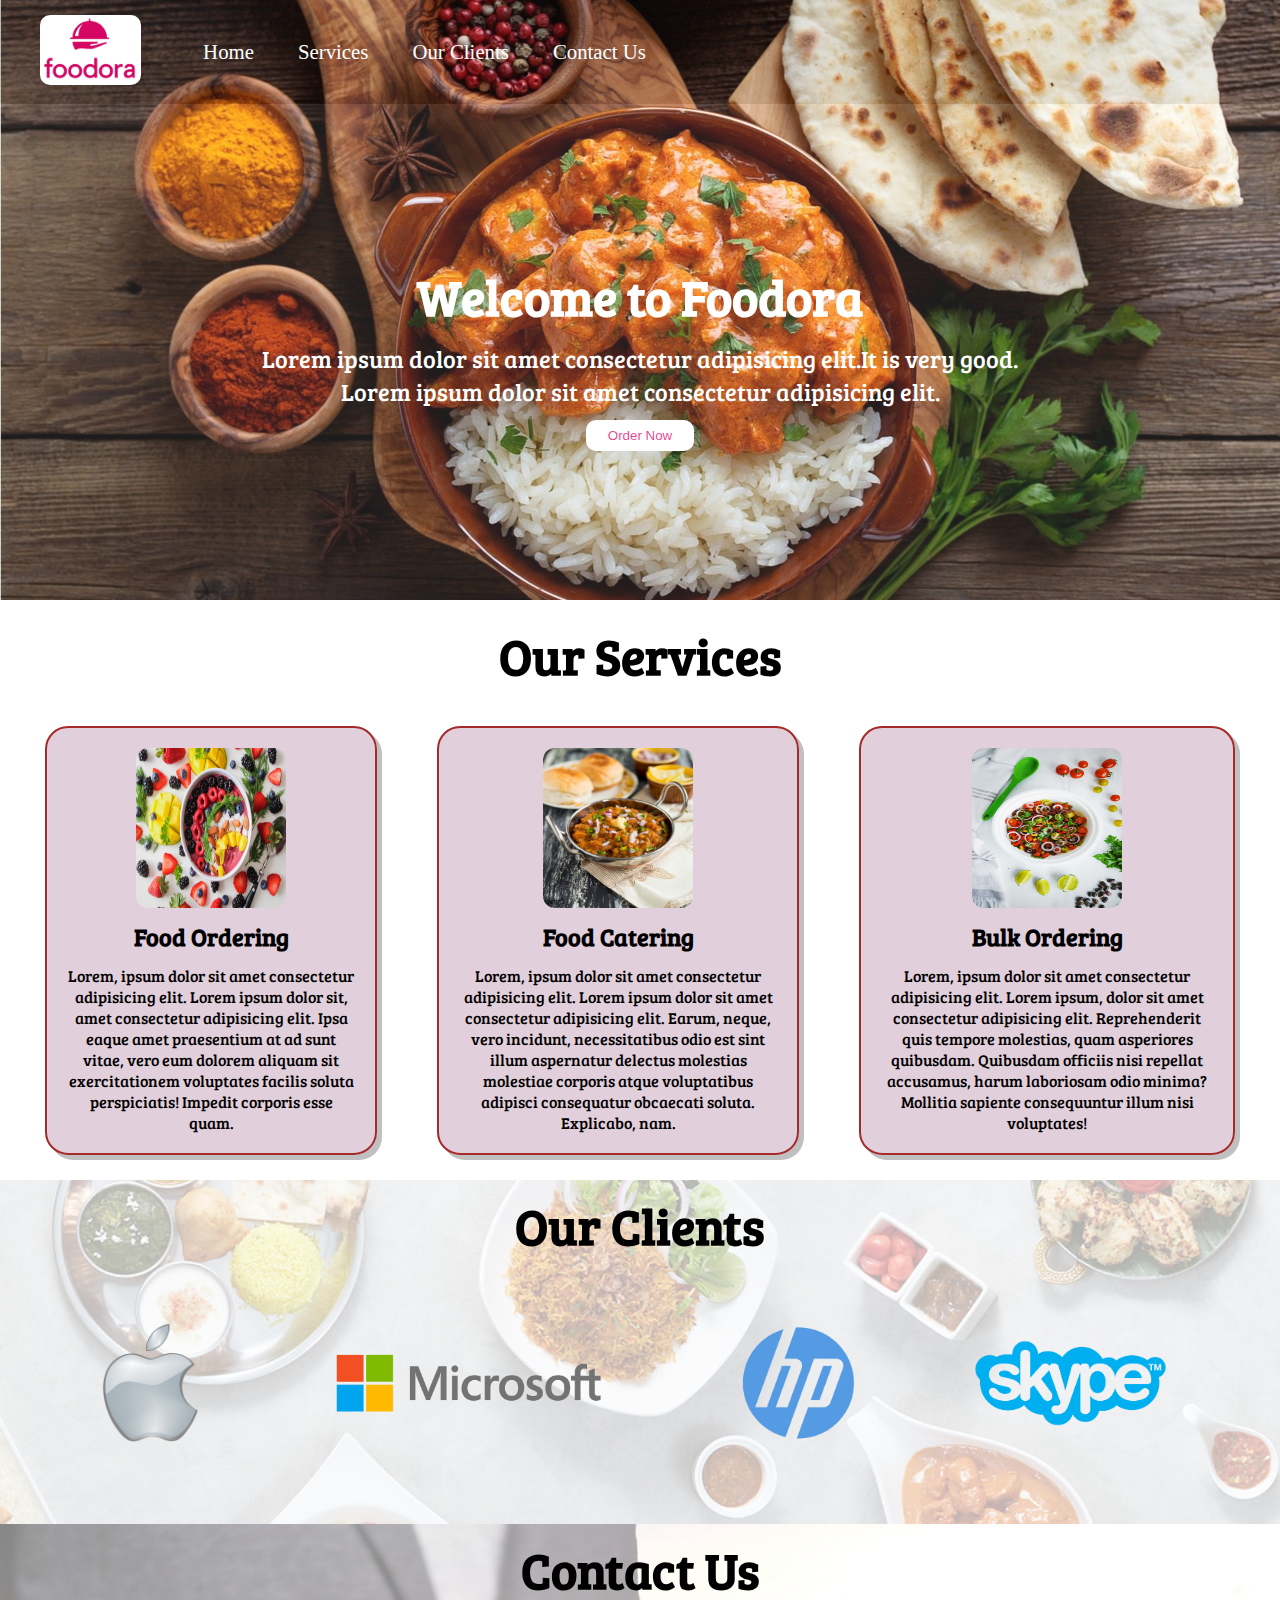
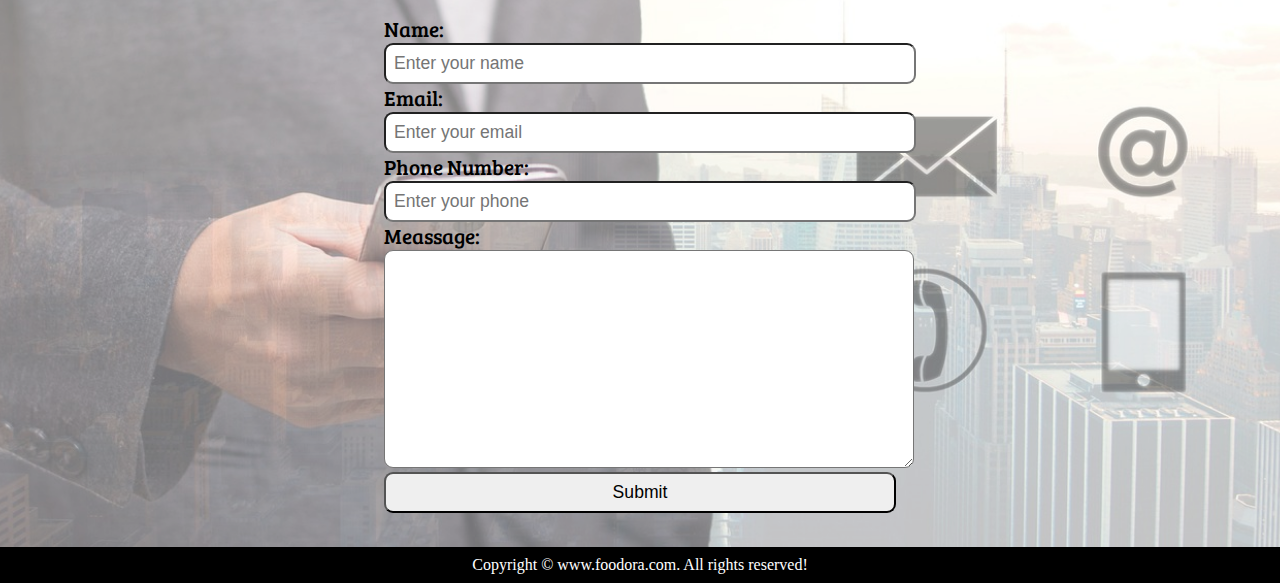
<file: fooddelivery/index.html>
<!DOCTYPE html>
<html lang="en">
<head>
    <meta charset="UTF-8">
    <meta name="viewport" content="width=device-width, initial-scale=1.0">
    <title>Best Online Food Delivery Service in India | Foodora.com</title>
    <link rel="stylesheet" href="css/style.css">
    <link rel="stylesheet" media="screen and (max-width:1180px)" href="css/phone.css">
    <link href="https://fonts.googleapis.com/css2?family=Bree+Serif&family=Josefin+Sans:wght@100&family=Kanit:wght@500&family=Ysabeau+Office:wght@1&display=swap" rel="stylesheet">

</head>
<body>
    <nav id="navbar">
        <div id="logo">
            <img src="logo.png" alt="Foodora.com">
        </div>
        <ul>
            <li class="item"><a href="#home">Home</a></li>
            <li class="item"><a href="#services-container">Services</a></li>
            <li class="item"><a href="#client-section">Our Clients</a></li>
            <li class="item"><a href="#contact">Contact Us</a></li>
        </ul>
    </nav>
    <section id="home">
        <h1 class="h-primary">Welcome to Foodora</h1>
        <p>Lorem ipsum dolor sit amet consectetur adipisicing elit.It is very good. </p>
        <p>Lorem ipsum dolor sit amet consectetur adipisicing elit.</p>
        <button class="btn">Order Now</button>
    </section>
    <section id="services-container">
        <h1 class="h-primary">Our Services</h1>
        <div id="services">
            <div class="box">
                <img src="img/back.jpg" alt="" >
                <h2 class="h-secondary">Food Ordering</h2>
                <p>Lorem, ipsum dolor sit amet consectetur adipisicing elit. Lorem ipsum dolor sit, amet consectetur adipisicing elit. Ipsa eaque amet praesentium at ad sunt vitae, vero eum dolorem aliquam sit exercitationem voluptates facilis soluta perspiciatis! Impedit corporis esse quam.</elit></p>
            </div>
            <div class="box">
                <img src="img/2.jpg" alt="" >
                <h2 class="h-secondary">Food Catering</h2>
                <p>Lorem, ipsum dolor sit amet consectetur adipisicing elit. Lorem ipsum dolor sit amet consectetur adipisicing elit. Earum, neque, vero incidunt, necessitatibus odio est sint illum aspernatur delectus molestias molestiae corporis atque voluptatibus adipisci consequatur obcaecati soluta. Explicabo, nam.</p>
            </div>
            <div class="box">
                <img src="img/back2.jpg" alt="" >
                <h2 class="h-secondary">Bulk Ordering</h2>
                <p>Lorem, ipsum dolor sit amet consectetur adipisicing elit. Lorem ipsum, dolor sit amet consectetur adipisicing elit. Reprehenderit quis tempore molestias, quam asperiores quibusdam. Quibusdam officiis nisi repellat accusamus, harum laboriosam odio minima? Mollitia sapiente consequuntur illum nisi voluptates!</p>
            </div>
        </div>
    </section>
    <section id="client-section">
        <h1 class="h-primary">Our Clients</h1>
        <div id="clients">
            <div class="client-item">
                <a href="https://www.apple.com/in"><img src="img/iphone.png" alt="Our Client"></a>
            </div>
            <div class="client-item">
                <a href="https://www.microsoft.com/in"><img src="img/logo2.png" alt="Our Client"></a>
            </div>
            <div class="client-item">
                <a href="https://www.hp.com/in"><img src="img/logo3.png" alt="Our Client"></a>
            </div>
            <div class="client-item">
                <a href="https://www.skype.com/in"><img src="img/logo4.png" alt="Our Client"></a>
            </div>
        </div>
    </section>
    <section id="contact">
        <h1 class="h-primary">Contact Us</h1>
        <div id="contact-box">
            <form action="">
                <div class="form-group">
                    <label for="name">Name:</label>
                    <input type="text" name="name" id="name" placeholder="Enter your name">
                </div>
                <div class="form-group">
                    <label for="email">Email:</label>
                    <input type="email" name="email" id="email" placeholder="Enter your email">
                </div>
                <div class="form-group">
                    <label for="phone">Phone Number:</label>
                    <input type="phone" name="phone" id="phone" placeholder="Enter your phone">
                </div>
                <div class="form-group">
                    <label for="message">Meassage:</label>
                    <textarea name="message" id="message" cols="30" rows="10"></textarea>
                </div>
                <div id="button">
                    <input type="submit">
                </div>
            </form>
        </div>
    </section>
    <footer>
        <div class="center" >
            Copyright &copy; www.foodora.com. All rights reserved!
        </div>
    </footer>
</body>
</html>
</file>
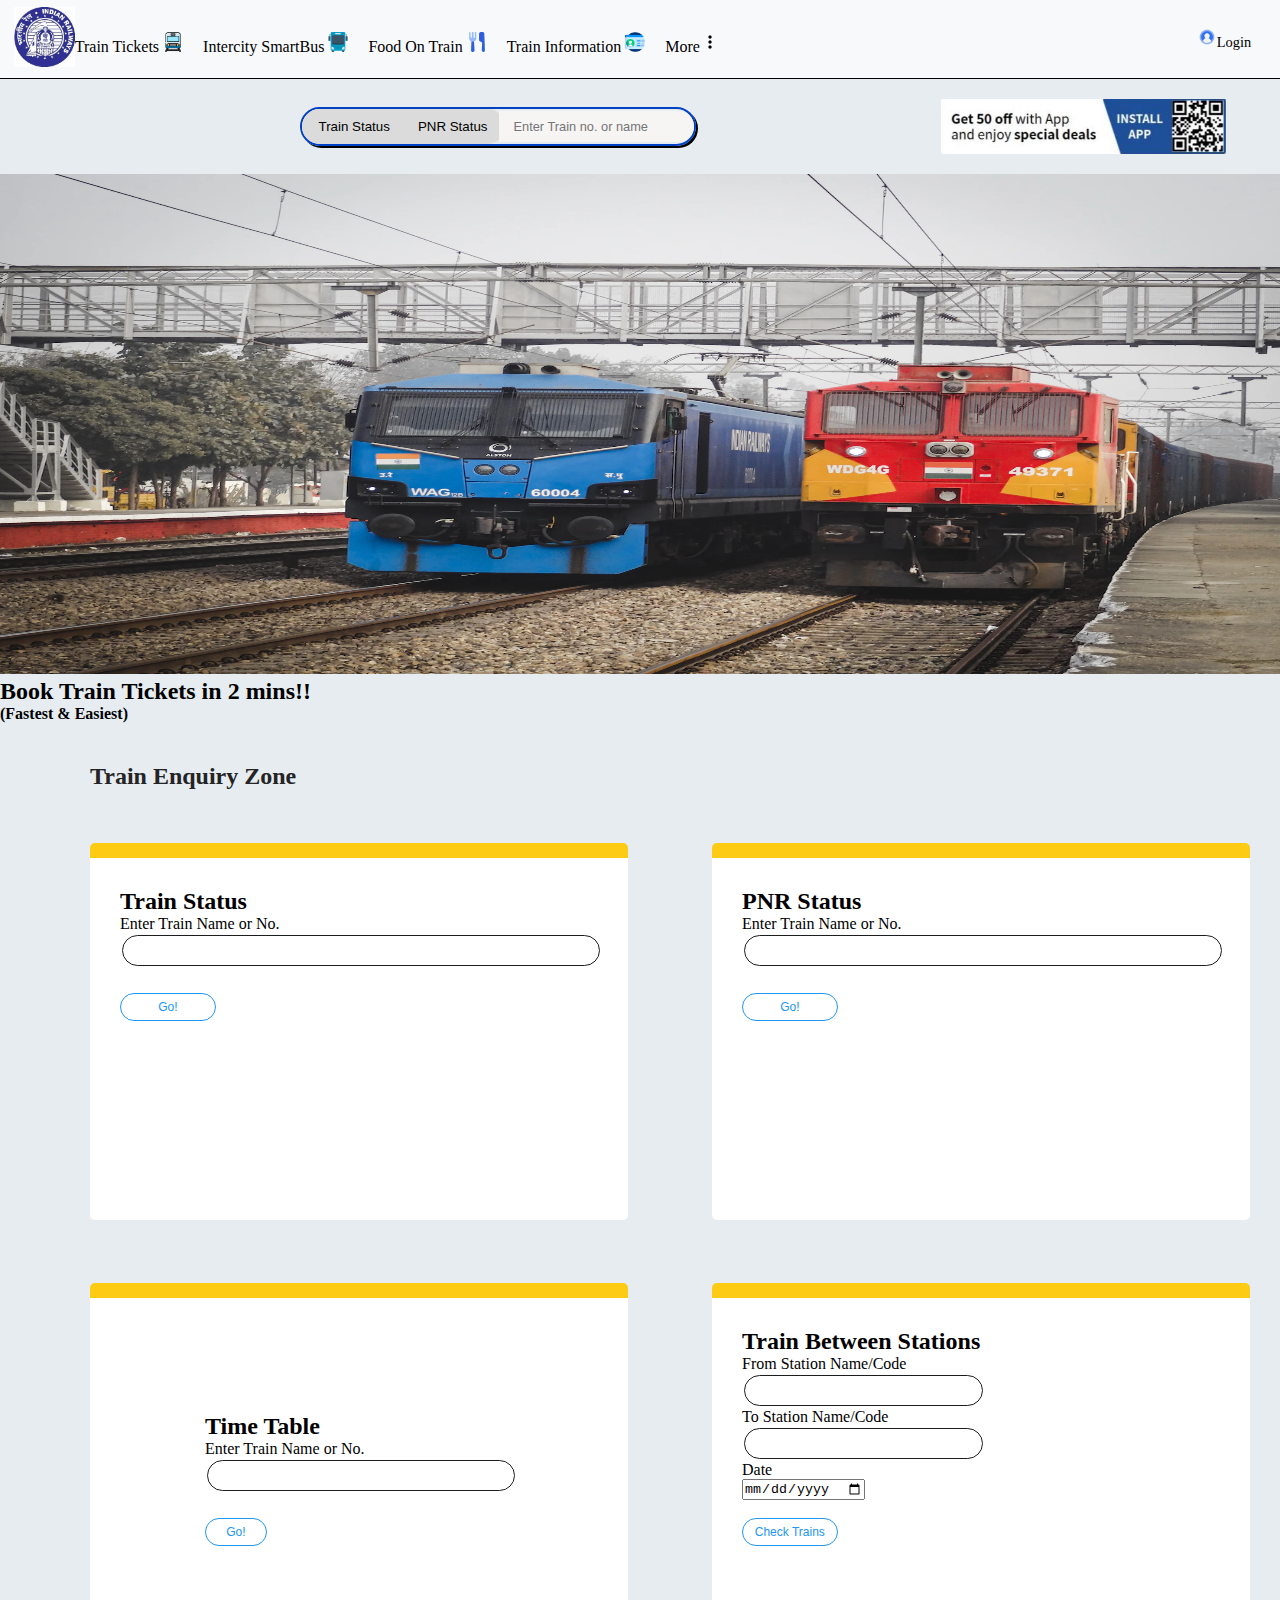
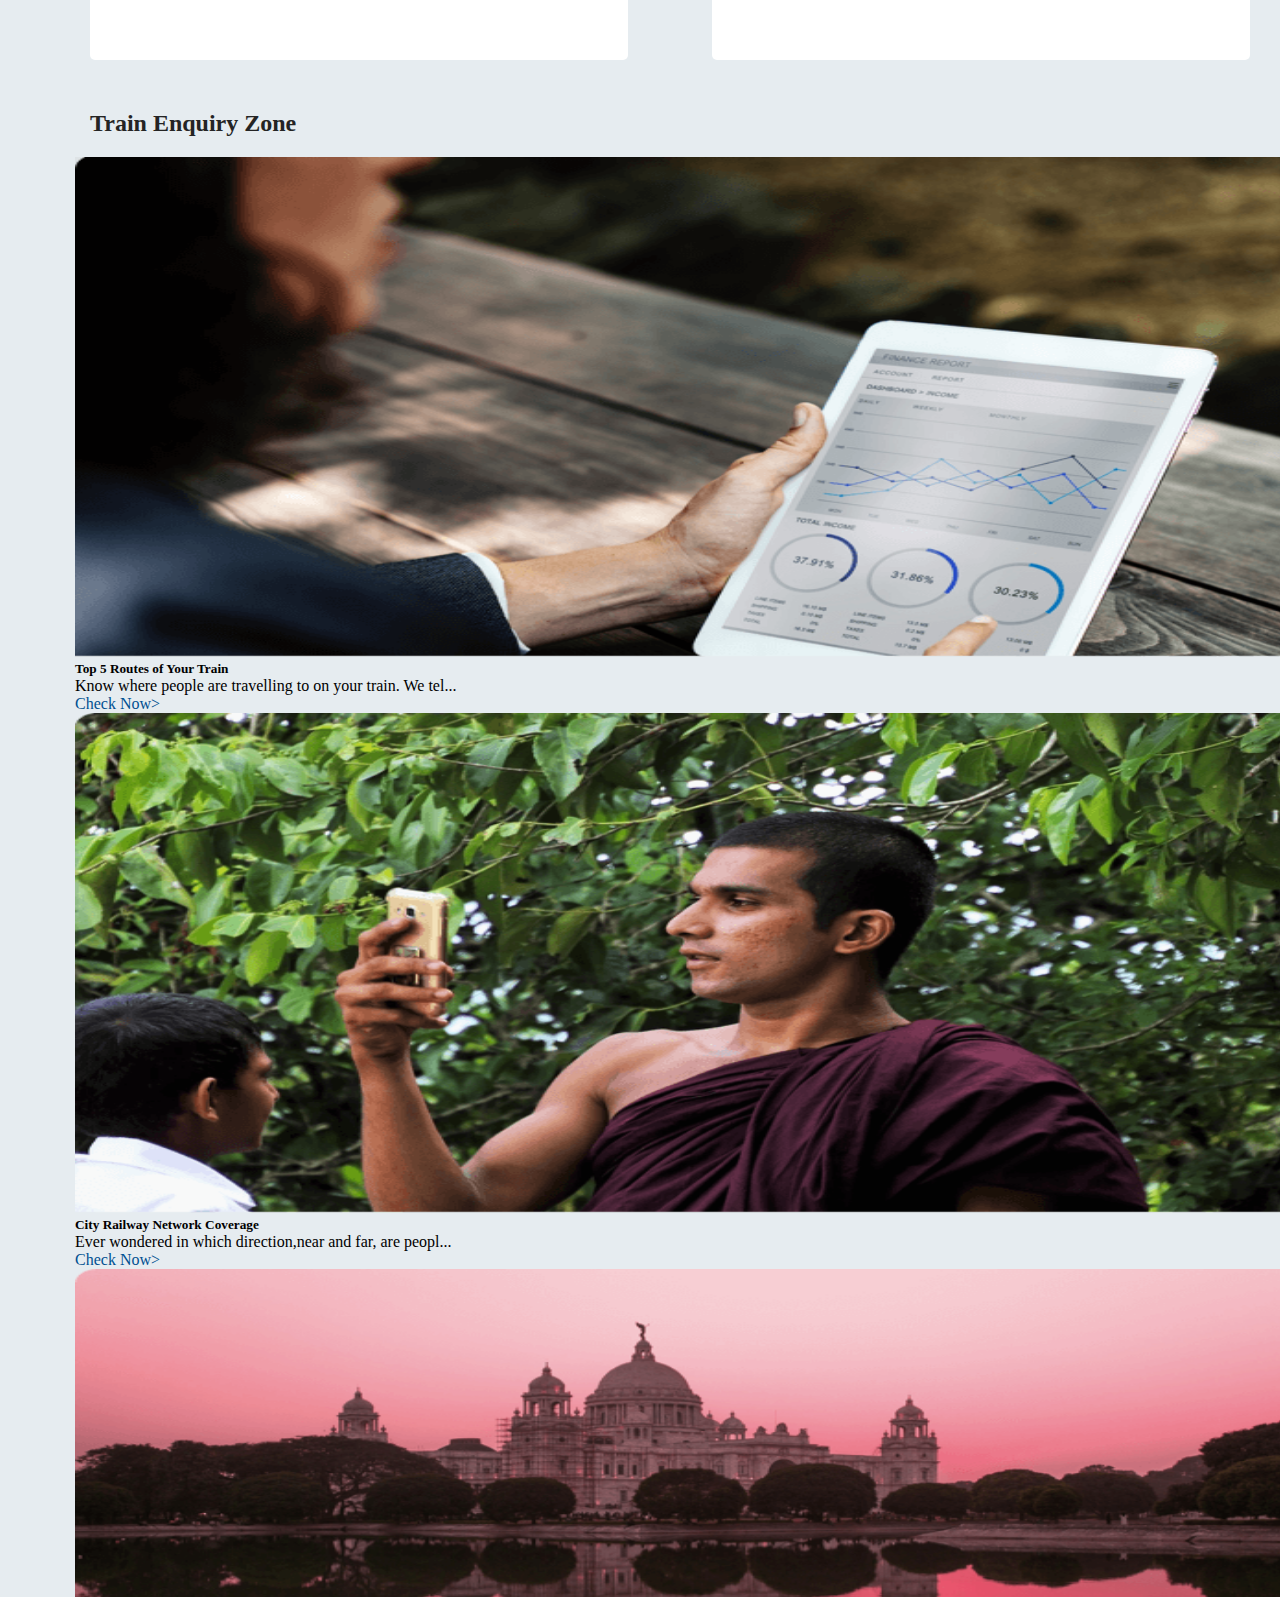
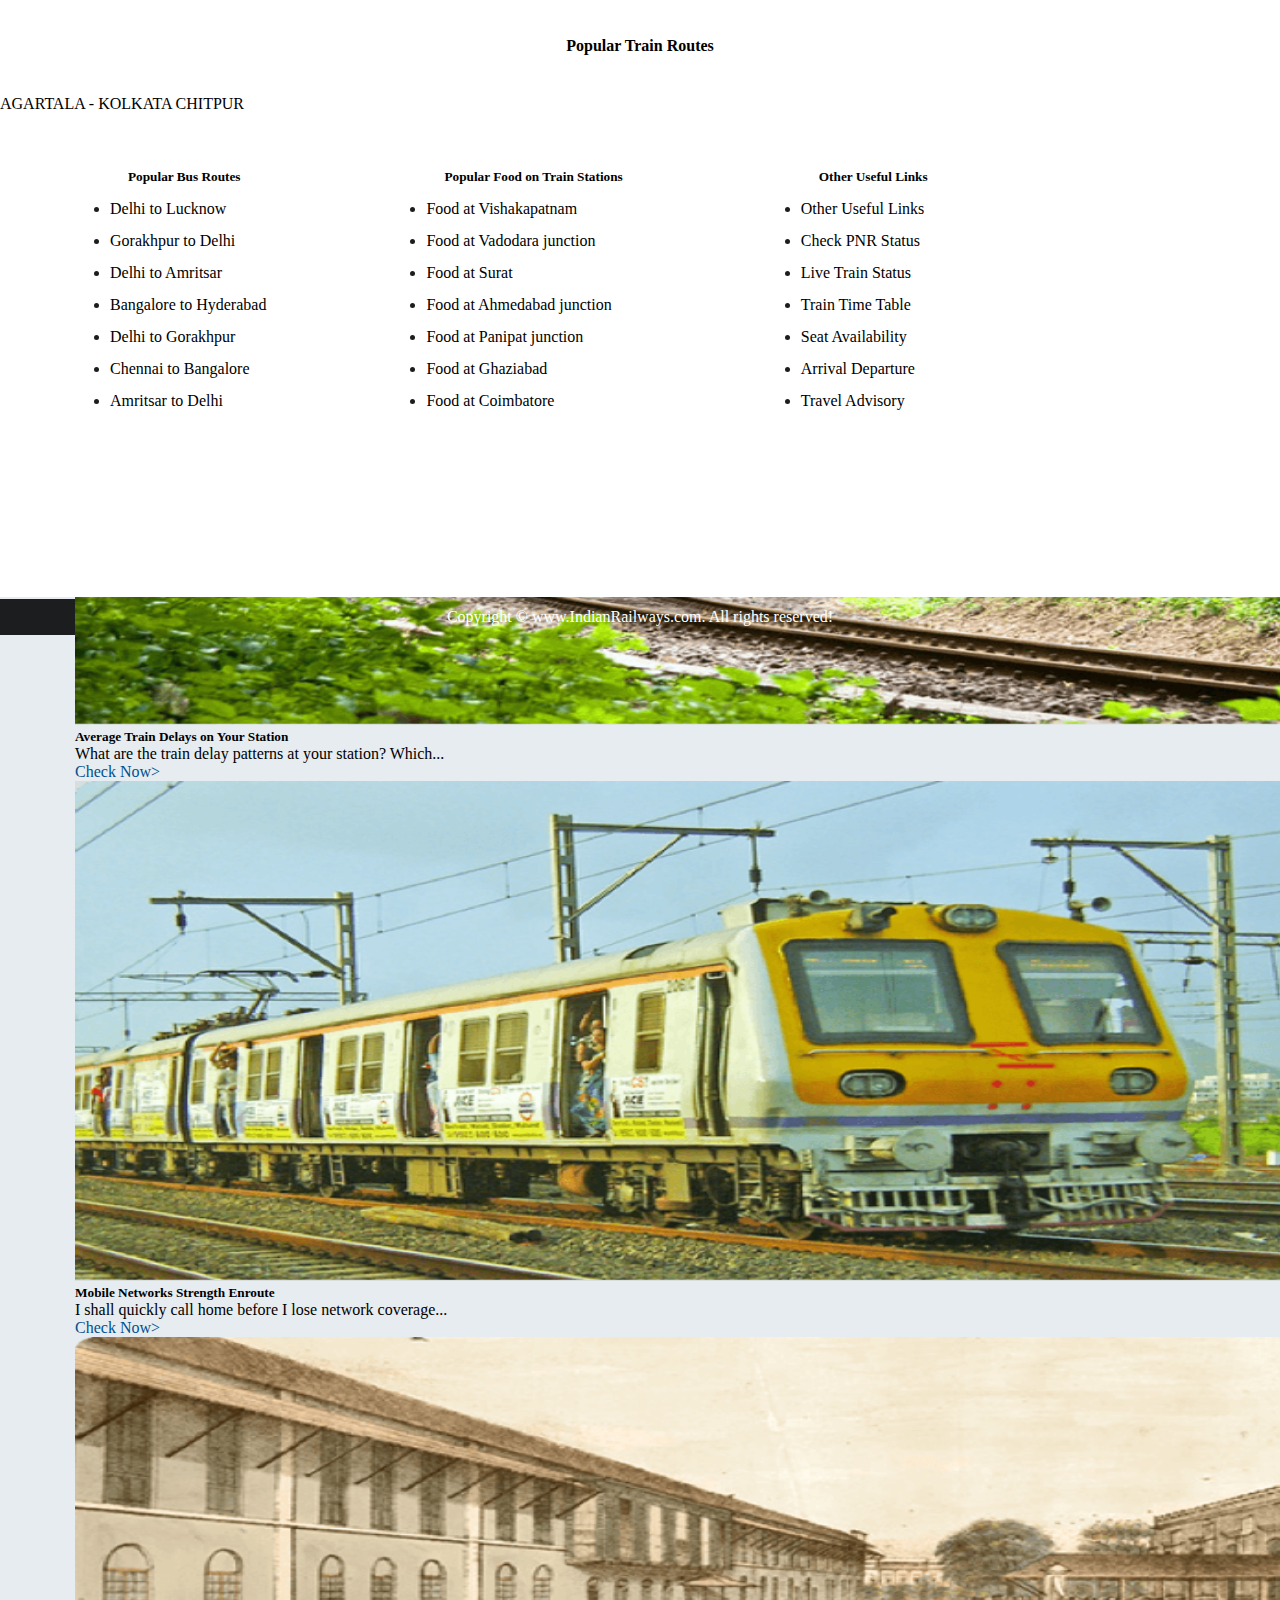
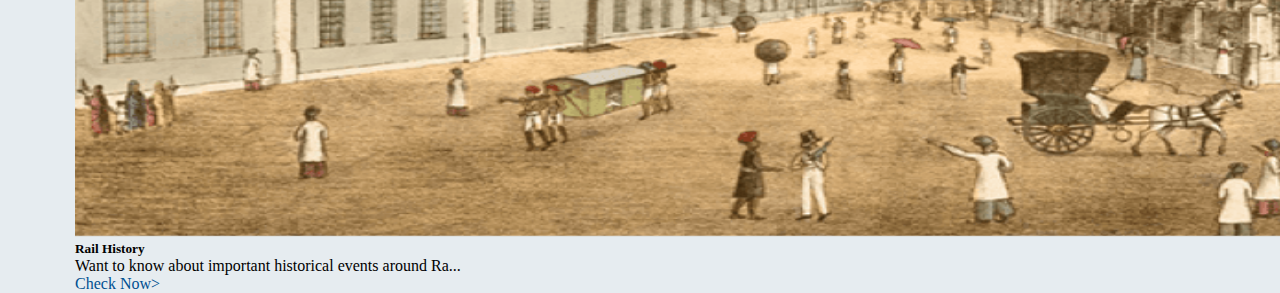
<file: Railwaysite/index.html>
<!DOCTYPE html>
<html lang="en">

<head>
  <meta charset="UTF-8">
  <meta name="viewport" content="width=device-width, initial-scale=1.0">
  <title>Indian Railways</title>
  <link href="https://cdn.jsdelivr.net/npm/bootstrap@5.3.0/dist/css/bootstrap.min.css" rel="stylesheet"
    integrity="sha384-9ndCyUaIbzAi2FUVXJi0CjmCapSmO7SnpJef0486qhLnuZ2cdeRhO02iuK6FUUVM" crossorigin="anonymous">
  <link rel="stylesheet" href="style.css">
</head>

<body>
  <nav id="navbar">
    <div id="logo">
      <img src="OIP (1).jpeg" alt="IndianRailways.com">
    </div>
    <ul>
      <li class="item"><a href="#">Train Tickets <img src="train.png" alt=""></a></li>&nbsp;&nbsp;&nbsp;
      <li class="item"><a href="#">Intercity SmartBus <img src="bus.png" alt=""></a></li>&nbsp;&nbsp;&nbsp;
      <li class="item"><a href="#">Food On Train <img src="restaurant.png" alt=""></a></li>&nbsp;&nbsp;&nbsp;
      <li class="item"><a href="#">Train Information <img src="user-data.png" alt=""></a></li>&nbsp;&nbsp;&nbsp;
      <li class="item"><a href="#">More<img src="more.png" alt=""></a></li>
    </ul>
    <div id="login">
      <a href="login.html"><img src="user-avatar.png" alt="">Login</a>
    </div>
  </nav>
  <section id="section-1">
    <div>
      <form>
        <div class="cont">
          <button id="train-status">Train Status</button>
          <button id="pnr-status">PNR Status</button>
          <!-- <label for="l1" id="train-status">Train Status</label> -->
          <!-- <label for="l2" id="pnr-status">PNR Status</label> -->
          <input type="search" class="search" placeholder="Enter Train no. or name">
        </div>
        <a href="#"> <img src="download.jpg" alt="" id="no-1"></a>
      </form>
    </div>
  </section>
  <section>
    <div class="card text-bg-dark">
      <img src="rail.webp" class="card-img" alt="..">
      <div class="card-img-overlay">
        <h2 class="card-title text-primary">Book Train Tickets in 2 mins!!</h2>
        <h4 class="card-text text-primary">(Fastest & Easiest)</h4>
      </div>
    </div>
  </section>


  <section class="section-2">
    <div class="head">
      <h2>Train Enquiry Zone</h2>
    </div>
    <div id="obj1">
      <form class="form">
        <h2>Train Status</h2>
        <span>
          <label for="search" id="la">Enter Train Name or No.</label>
          <input type="search" id="sea">
          <br>
          <input type="button" value="Go!" id="bgo"></span>
      </form>
      <form class="form">
        <h2>PNR Status</h2>
        <span>
          <label for="search" id="la">Enter Train Name or No.</label>
          <input type="search" id="sea">
          <br>
          <input type="button" value="Go!" id="bgo"></span>
      </form>
    </div>
    <div id="obj2">
      <form class="from-1" id="card-3">
        <h2>Time Table</h2>
        <span>
          <label for="search" id="la">Enter Train Name or No.</label>
          <input type="search" id="sea">
          <br>
          <input type="button" value="Go!" id="bgo"></span>
      </form>
      <form class="form-1" id="card-4">
        <h2>Train Between Stations</h2>
        <span>
          <div class="conti">
          <div>
            <label for="search" id="h-1">From Station Name/Code</label>
          </div>
          <div>
            <input type="search" id="sea-2">
          </div>
          <div>
            <label for="search" id="h-1"> To Station Name/Code</label>
          </div>
          <div>
            <input type="search" id="sea-2">
          </div>
        </div>
          <div>
            <label for="date" id="h-1">Date</label>
          </div>
          <div>
            <input type="date" id="'sea-2">
          </div>
          <br>
          <input type="button" value="Check Trains" id="bgo">
        </span>
      </form>
    </div>
  </section>
  <section class="section-3">
    <div class="head">
      <h2>Train Enquiry Zone</h2>
    </div>
    <div class="row row-cols-1 row-cols-md-3 g-4" id="ir">
      <div class="col">
        <div class="card h-100">
          <img src="img1.png" class="card-img-top" alt="...">
          <div class="card-body">
            <h5 class="card-title">Top 5 Routes of Your Train</h5>
            <p class="card-text">Know where people are travelling to on your train. We tel...</p>
            <div class="card text-end" style="align-items: end; text-decoration: none;">
              <a href="#" class="card-link">Check Now></a>
            </div>
          </div>
        </div>
      </div>
      <div class="col">
        <div class="card h-100">
          <img src="img2.png" class="card-img-top" alt="...">
          <div class="card-body">
            <h5 class="card-title">City Railway Network Coverage</h5>
            <p class="card-text">Ever wondered in which direction,near and far, are peopl...</p>
            <div class="card text-end" style="align-items: end; text-decoration: none;">
              <a href="#" class="card-link">Check Now></a>
            </div>
          </div>
        </div>
      </div>
      <div class="col">
        <div class="card h-100">
          <img src="img3.png" class="card-img-top" alt="...">
          <div class="card-body">
            <h5 class="card-title">Frequently Visited Cities</h5>
            <p class="card-text">Take a station and we will tell you where are people trav...</p>
            <div class="card text-end" style="align-items: end; text-decoration: none;">
              <a href="#" class="card-link">Check Now></a>
            </div>
          </div>
        </div>
      </div>
      <div class="col">
          <div class="card h-100">
            <img src="img4.png" class="card-img-top" alt="...">
            <div class="card-body">
              <h5 class="card-title">Average Train Delays on Your Station</h5>
              <p class="card-text">What are the train delay patterns at your station? Which...</p>
              <div class="card text-end" style="align-items: end; text-decoration: none;">
                <a href="#" class="card-link">Check Now></a>
              </div>
            </div>

          </div>
      </div>
      <div class="col">
          <div class="card h-100">
            <img src="img5.png" class="card-img-top" alt="...">
            <div class="card-body">
              <h5 class="card-title">Mobile Networks Strength Enroute</h5>
              <p class="card-text">I shall quickly call home before I lose network coverage...</p>
              <div class="card text-end" style="align-items: end; text-decoration: none;">
                <a href="#" class="card-link">Check Now></a>
              </div>
            </div>

          </div>
      </div>
      <div class="col">
          <div class="card h-100">
            <img src="img6.png" class="card-img-top" alt="...">
            <div class="card-body">
              <h5 class="card-title">Rail History</h5>
              <p class="card-text">Want to know about important historical events around Ra...</p>
              <div class="card text-end" style="align-items: end; text-decoration: none;">
                <a href="#" class="card-link">Check Now></a>
              </div>
            </div>

          </div>
      </div>
    </div>
  </section>
  <section class="section-4">
    <div class="heading1">
      <h4>Popular Train Routes</h4>
      <ul>
        <li><a href="#">AGARTALA - KOLKATA CHITPUR</a></li>
      </ul>
    </div>
    <div class="heading2">
      <div class="head-21">
        <br><br>
        <h5>Popular Bus Routes</h5>
        <ul>
          <li><a href="#">Delhi to Lucknow</a></li>
          <li><a href="#">Gorakhpur to Delhi</a></li>
          <li><a href="#">Delhi to Amritsar</a></li>
          <li><a href="#">Bangalore to Hyderabad</a></li>
          <li><a href="#">Delhi to Gorakhpur</a></li>
          <li><a href="#">Chennai to Bangalore</a></li>
          <li><a href="#">Amritsar to Delhi</a></li>
        </ul>
      </div>
      <div class="head-21">
        <br><br>
        <h5>Popular Food on Train Stations</h5>
        <ul>
          <li><a href="#">Food at Vishakapatnam</a></li>
          <li><a href="#">Food at Vadodara junction</a></li>
          <li><a href="#">Food at Surat</a></li>
          <li><a href="#">Food at Ahmedabad junction</a></li>
          <li><a href="#">Food at Panipat junction</a></li>
          <li><a href="#">Food at Ghaziabad</a></li>
          <li><a href="#">Food at Coimbatore</a></li>
        </ul>
      </div>
      <div class="head-21">
        <br><br>
        <h5>Other Useful Links</h5>
        <ul>
          <li><a href="#">Other Useful Links</a></li>
          <li><a href="#">Check PNR Status</a></li>
          <li><a href="#">Live Train Status</a></li>
          <li><a href="#">Train Time Table</a></li>
          <li><a href="#">Seat Availability</a></li>
          <li><a href="#">Arrival Departure</a></li>
          <li><a href="#">Travel Advisory</a></li>
        </ul>
      </div>
    </div>
  </section>
  <footer>
    <div class="center" >
      Copyright &copy; www.IndianRailways.com. All rights reserved!
    </div>
  </footer>
  <script src="https://cdn.jsdelivr.net/npm/bootstrap@5.3.0/dist/js/bootstrap.bundle.min.js"
    integrity="sha384-geWF76RCwLtnZ8qwWowPQNguL3RmwHVBC9FhGdlKrxdiJJigb/j/68SIy3Te4Bkz"
    crossorigin="anonymous"></script>
</body>

</html>
</file>
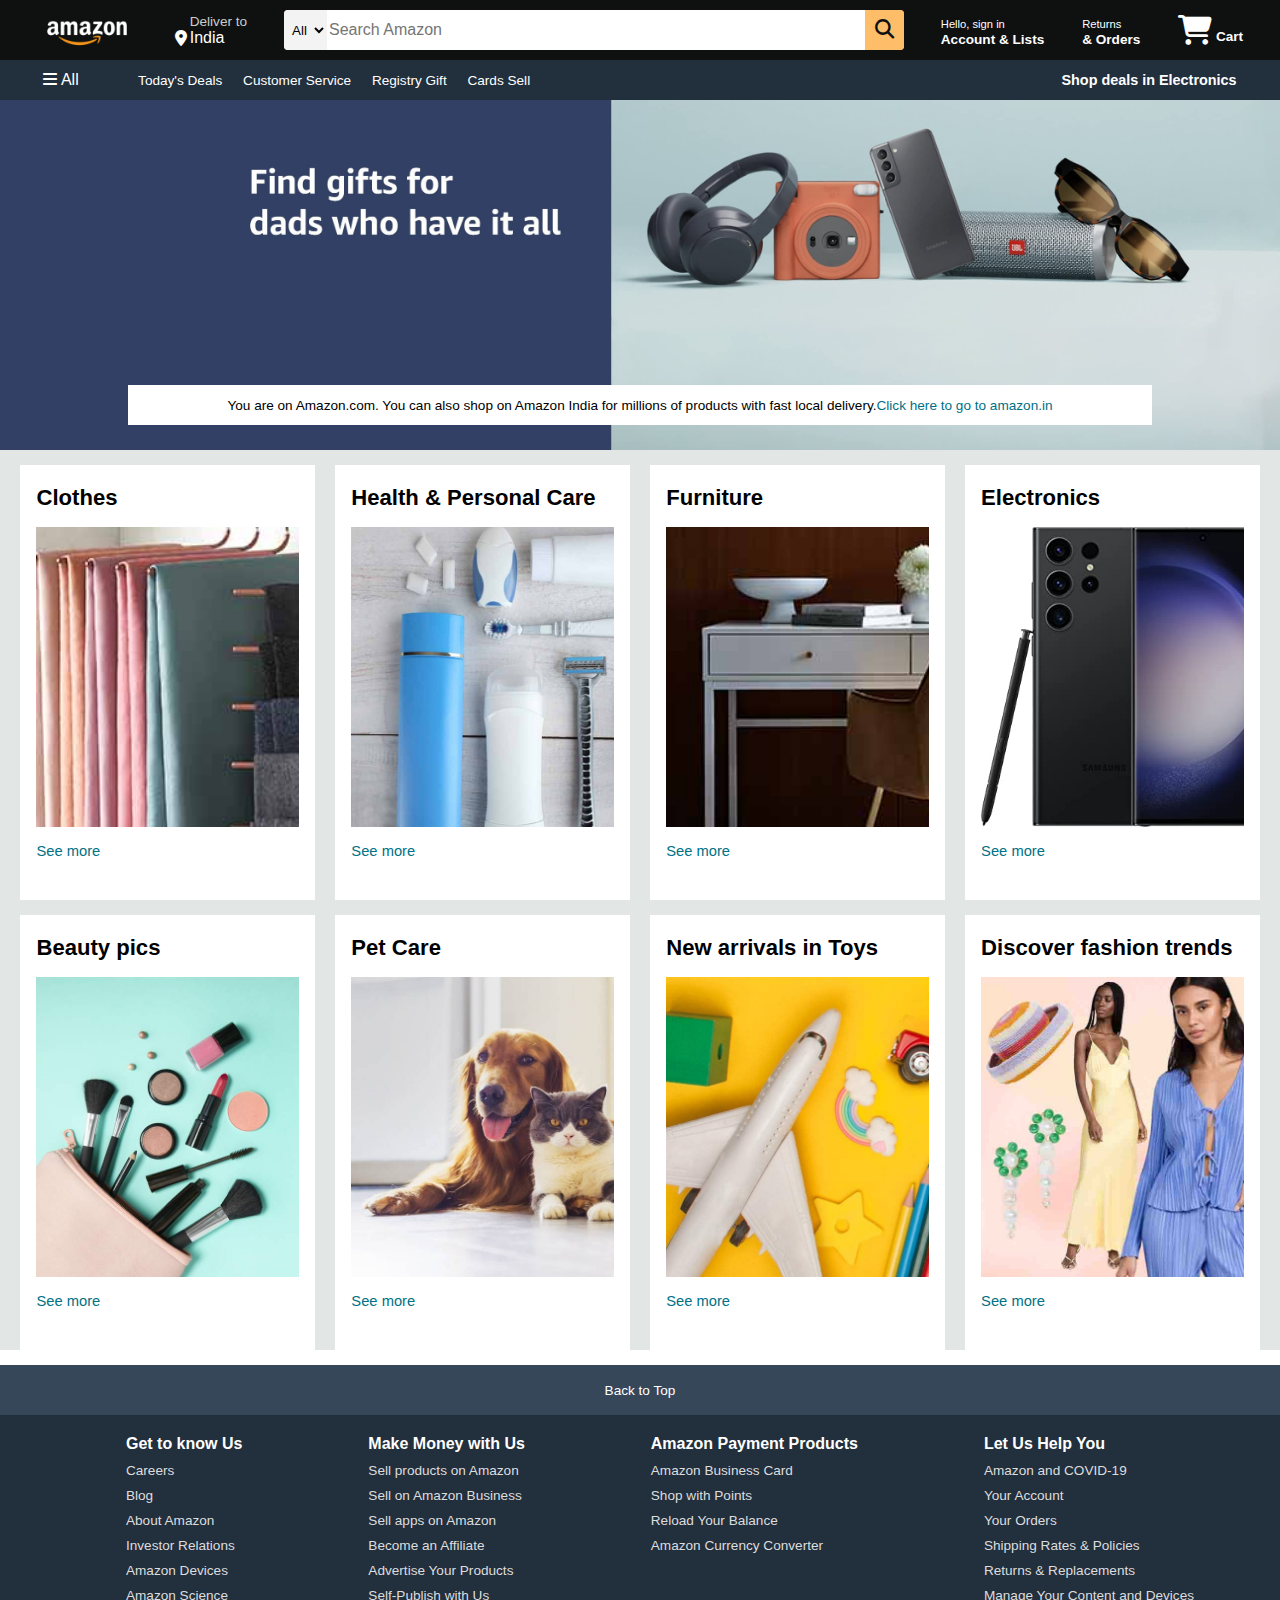
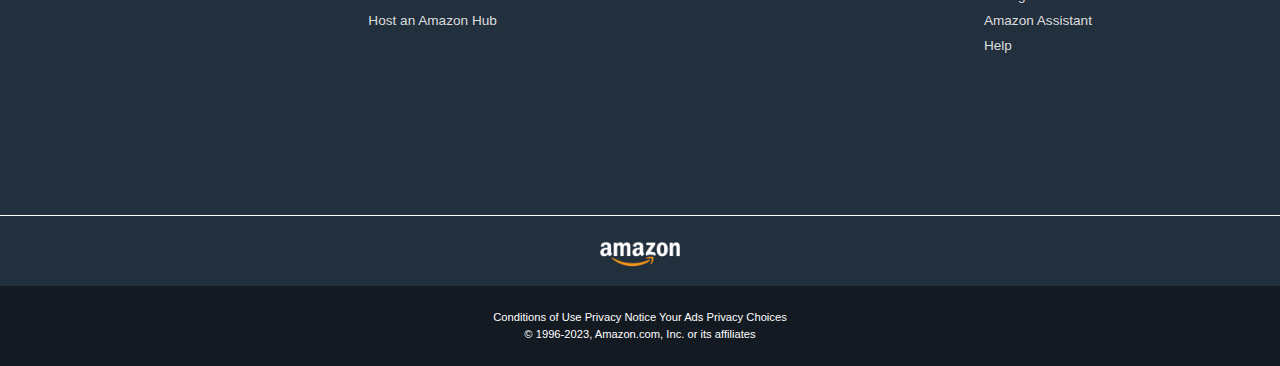
<file: Amazon clone/inex.html>
<!DOCTYPE html>
<html lang="en">

<head>
    <meta charset="UTF-8">
    <meta name="viewport" content="width=device-width, initial-scale=1.0">
    <title>Amazon</title>
    <!-- Content Delivery Network -->
    <link rel="stylesheet" href="https://cdnjs.cloudflare.com/ajax/libs/font-awesome/6.4.2/css/all.min.css">
    <link rel="stylesheet" href="style.css">
</head>

<body>
    <header>
        <div class="navbar">
            <div class="nav-logo border">
                <div class="logo">
                </div>
            </div>

            <div class="nav-address border">
                <p class="add-first">Deliver to</p>
                <div class="add-icon">
                    <i class="fa-solid fa-location-dot"></i>
                    <p class="add-second">India</p>
                </div>
            </div>

            <div class="nav-search">
                <select class="search-select">
                    <option>All</option>
                </select>
                <input placeholder="Search Amazon" class="search-input">
                <div class="search-icon">
                    <i class="fa-solid fa-magnifying-glass"></i>
                </div>
            </div>

            <div class="nav-singin border">
                <p><span>Hello, sign in</span></p>
                <p class="nav-second">Account & Lists</p>
            </div>

            <div class="nav-return border">
                <p><span>Returns</span></p>
                <p class="nav-second">& Orders</p>
            </div>

            <div class="nav-cart border">
                <i class="fa-solid fa-cart-shopping"></i>
                Cart
            </div>
        </div>

        <div class="panel">
            <div class="panel-all border">
                <i class="fa-solid fa-bars"></i>
                All
            </div>
            <div class="panel-ops">
                <p class="border">Today's Deals</p>
                <p class="border">Customer Service </p>
                <p class="border">Registry Gift </p>
                <p class="border"> Cards Sell</p>
            </div>
            <div class="panel-deals border">
                Shop deals in Electronics
            </div>
        </div>
    </header>
    <div class="hero-section">
        <div class="hero-message">
            <p>You are on Amazon.com. You can also shop on Amazon India for millions of products with fast local
                delivery.<a>Click here to go to amazon.in</a></p>
        </div>
    </div>
    <div class="shop-section">
        <div class="box1 box">
            <div class="box-content">
                <h2>Clothes</h2>
                <div class="box-img" style="background-image: url('box1_image.jpg');"></div>
                <p>See more</p>
            </div>
        </div>
        <div class="box2 box">
            <div class="box-content">
                <h2>Health & Personal Care</h2>
                <div class="box-img" style="background-image: url('box2_image.jpg');"></div>
                <p>See more</p>
            </div>
        </div>
        <div class="box3 box">
            <div class="box-content">
                <h2>Furniture</h2>
                <div class="box-img" style="background-image: url('box3_image.jpg');"></div>
                <p>See more</p>
            </div>
        </div>
        <div class="box4 box">
            <div class="box-content">
                <h2>Electronics</h2>
                <div class="box-img" style="background-image: url('box4_image.jpg');"></div>
                <p>See more</p>
            </div>
        </div>
        <div class="box1 box">
            <div class="box-content">
                <h2>Beauty pics</h2>
                <div class="box-img" style="background-image: url('box5_image.jpg');"></div>
                <p>See more</p>
            </div>
        </div>
        <div class="box2 box">
            <div class="box-content">
                <h2>Pet Care</h2>
                <div class="box-img" style="background-image: url('box6_image.jpg');"></div>
                <p>See more</p>
            </div>
        </div>
        <div class="box3 box">
            <div class="box-content">
                <h2>New arrivals in Toys</h2>
                <div class="box-img" style="background-image: url('box7_image.jpg');"></div>
                <p>See more</p>
            </div>
        </div>
        <div class="box4 box">
            <div class="box-content">
                <h2>Discover fashion trends</h2>
                <div class="box-img" style="background-image: url('box8_image.jpg');"></div>
                <p>See more</p>
            </div>
        </div>
    </div>

    <footer>
        <div class="foot-panel1">
            Back to Top
        </div>

        <div class="foot-panel2">
            <ul>
                <p>Get to know Us</p>
                <a>Careers</a>
                <a>Blog</a>
                <a>About Amazon</a>
                <a>Investor Relations</a>
                <a>Amazon Devices</a>
                <a>Amazon Science</a>
            </ul>
            <ul>
                <p>Make Money with Us</p>
                <a>Sell products on Amazon</a>
                <a>Sell on Amazon Business</a>
                <a>Sell apps on Amazon</a>
                <a>Become an Affiliate</a>
                <a>Advertise Your Products</a>
                <a>Self-Publish with Us</a>
                <a>Host an Amazon Hub</a>
            </ul>
            <ul>
                <p>Amazon Payment Products</p>
                <a>Amazon Business Card</a>
                <a>Shop with Points</a>
                <a>Reload Your Balance</a>
                <a>Amazon Currency Converter</a>
            </ul>
            <ul>
                <p>Let Us Help You</p>
                <a>Amazon and COVID-19</a>
                <a>Your Account</a>
                <a>Your Orders</a>
                <a>Shipping Rates & Policies</a>
                <a>Returns & Replacements</a>
                <a>Manage Your Content and Devices</a>
                <a>Amazon Assistant</a>
                <a>Help</a>
            </ul>
        </div>

        <div class="foot-panel3">
            <div class="logo"></div>
        </div>

        <div class="foot-panel4">
            <div class="pages">
                <a>Conditions of Use</a>
                <a>Privacy Notice</a>
                <a>Your Ads Privacy Choices</a>
            </div>
            <div class="copyright">
                © 1996-2023, Amazon.com, Inc. or its affiliates
            </div>
        </div>
    </footer>
</body>

</html>
</file>
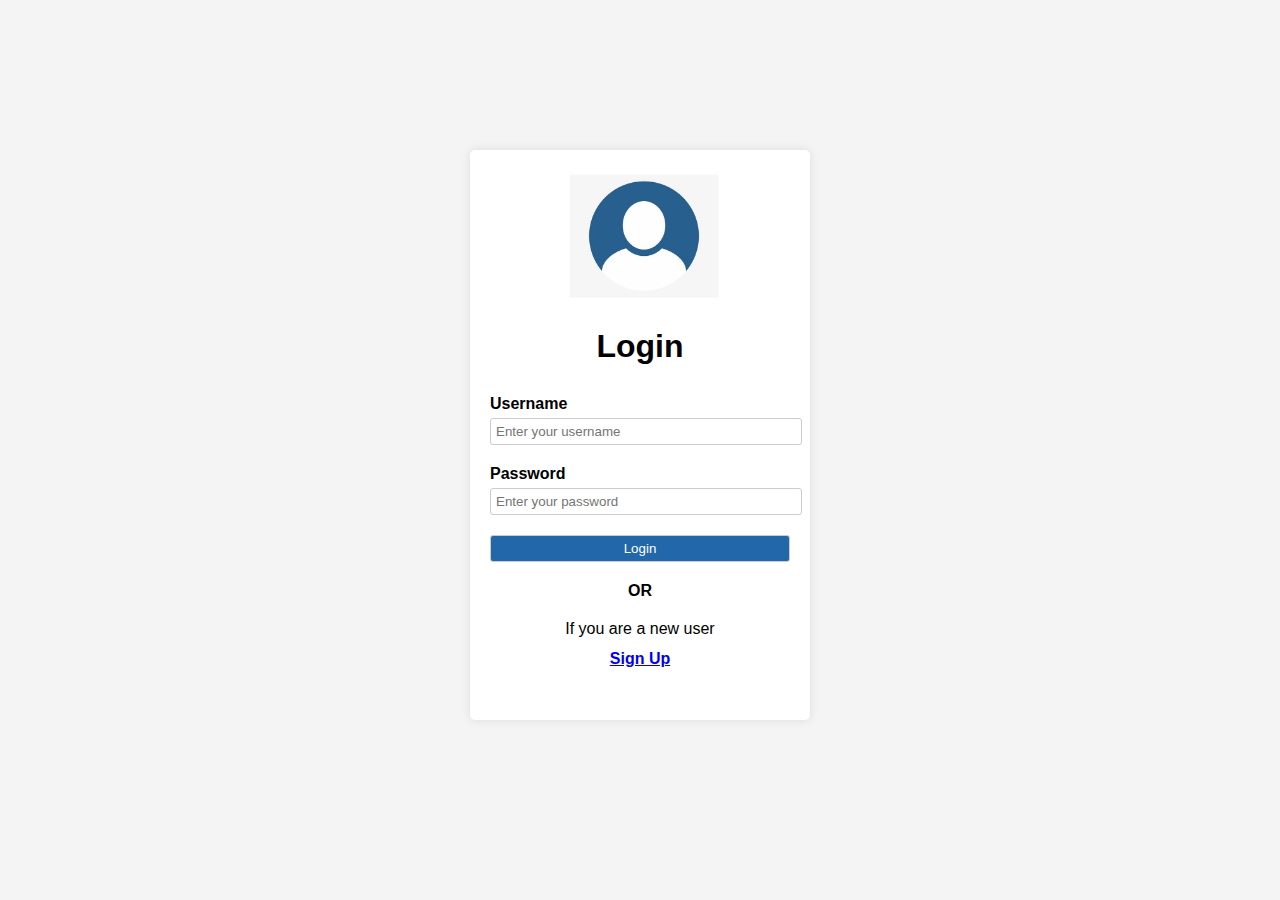
<file: Railwaysite/login.html>
<!DOCTYPE html>
<html>
<head>
  <title>Login Page</title>
  <style>
    body {
      font-family: Arial, sans-serif;
      background-color: #f4f4f4;
      margin: 0;
      padding: 0;
    }

    .container {
      width: 300px;
      margin: 0 auto;
      margin-top: 150px;
      background-color: #fff;
      padding: 20px;
      border-radius: 5px;
      box-shadow: 0 0 10px rgba(0, 0, 0, 0.1);
    }

    .container img{
        margin: 2px 77px;
        padding: 2px 2px;
        width: 50%;
        height: 50%;
    }

    h1 {
      text-align: center;
      margin-bottom: 30px;
    }

    .form-group {
      margin-bottom: 20px;
    }

    .form-group label {
      display: block;
      font-weight: bold;
      margin-bottom: 5px;
    }

    .form-group input {
      width: 100%;
      padding: 5px;
      border: 1px solid #ccc;
      border-radius: 3px;
    }

    .form-group input[type="submit"] {
      background-color: #2267a9;
      color: #fff;
      cursor: pointer;
    }

    .form-group input[type="submit"]:hover {
      background-color: #1b5184;
    }
    form #item{
      text-align: center;
      justify-content: center;
      font-weight: bold;
    }
    form #item-1 {
      text-align: center;
      justify-content: center;
      font-weight: bold;
      text-decoration: none;
      padding: 12px 12px;
    }
    form #item-1 a:hover{
      color: #1b5184;
    }
    form .item-2{
      text-align: center;
    }
  </style>
</head>
<body>
  <div class="container">
    <img src="icon.jpeg" >
    <h1>Login</h1>
    <form>
      <div class="form-group">
        <label for="username">Username</label>
        <input type="text" id="username" placeholder="Enter your username" required>
      </div>
      <div class="form-group">
        <label for="password">Password</label>
        <input type="password" id="password" placeholder="Enter your password" required>
      </div>
      <div class="form-group">
        <input type="submit" value="Login">
      </div>
      <div class="form-group" id="item">
        OR
      </div>
      <div class="item-2">If you are a new user
        <br>
      </div>
      
      <div class="form-group" id="item-1">
        <a href="registration.html">Sign Up</a>
      </div>
    </form>
  </div>
</body>
</html>
</file>
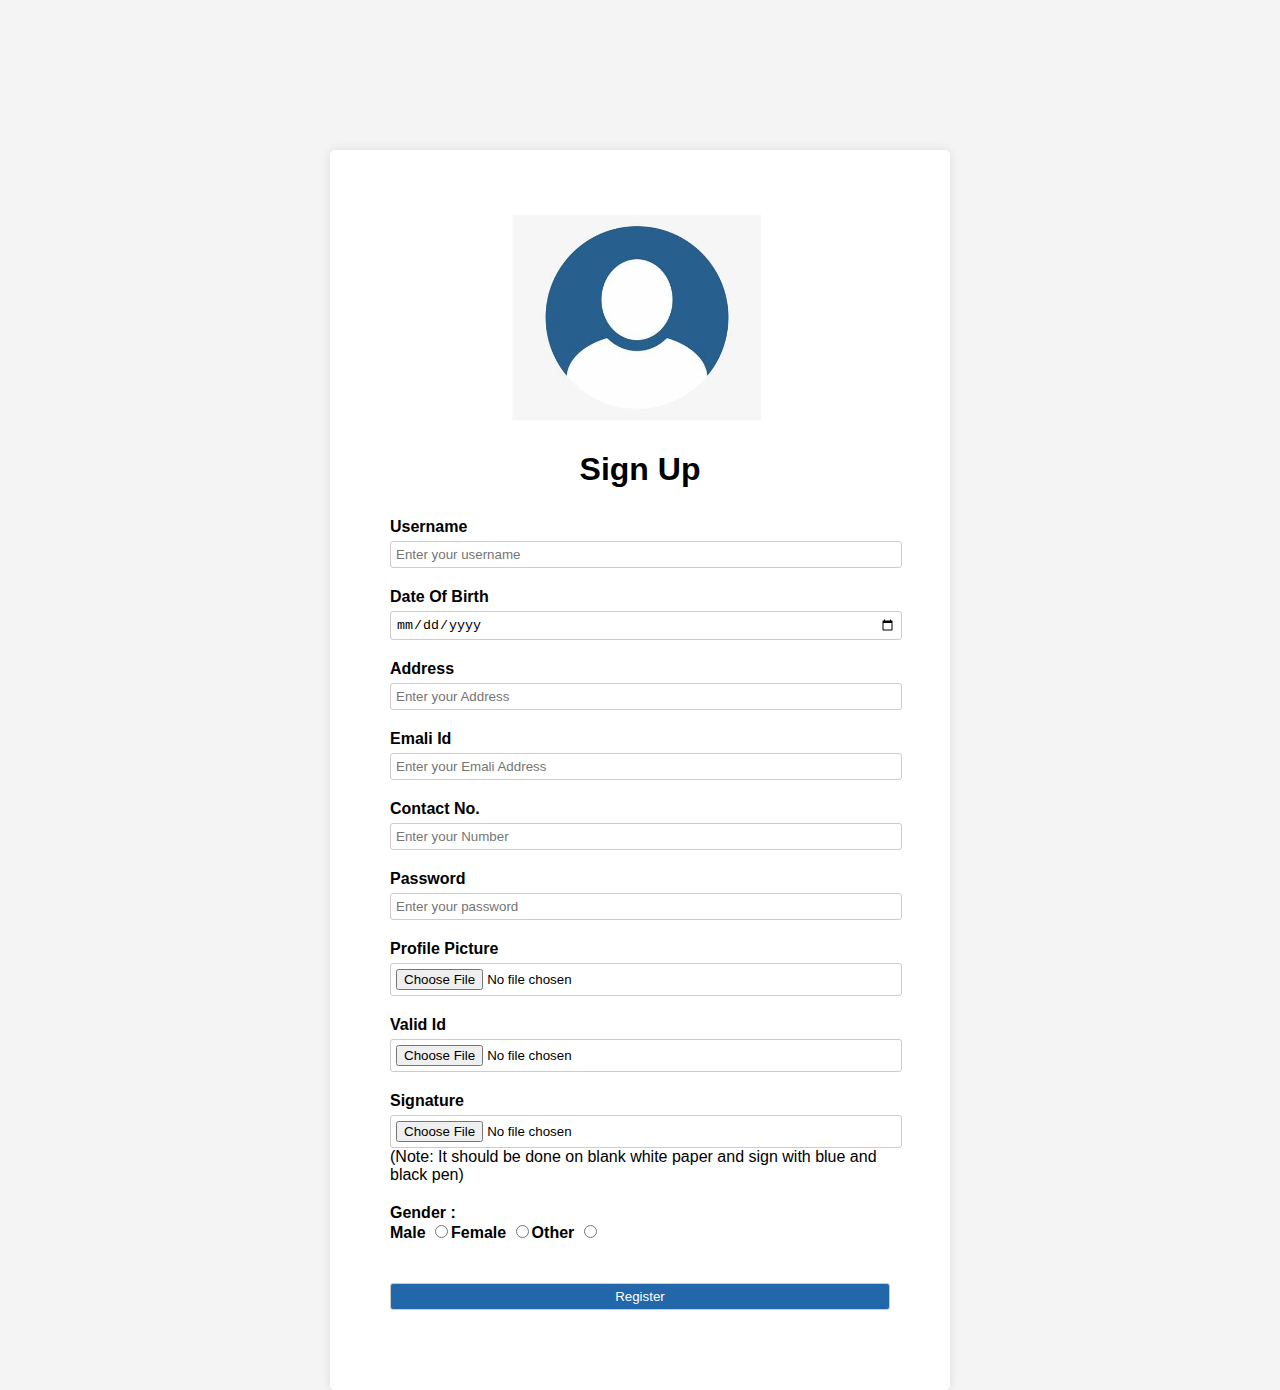
<file: Railwaysite/registration.html>
<!DOCTYPE html>
<html lang="en">
<head>
    <meta charset="UTF-8">
    <meta name="viewport" content="width=device-width, initial-scale=1.0">
    <title>Registration page</title>
</head>
<style>
    body {
      font-family: Arial, sans-serif;
      background-color: #f4f4f4;
      margin: 0;
      padding: 0;
    }

    .container {
      width: 500px;
      margin: 0 auto;
      margin-top: 150px;
      background-color: #fff;
      padding: 60px;
      border-radius: 5px;
      box-shadow: 0 0 10px rgba(0, 0, 0, 0.1);
    }
    .container img{
        margin: 2px 120px;
        padding: 2px 2px;
        width: 50%;
        height: 50%;
    }

    h1 {
      text-align: center;
      margin-bottom: 30px;
    }

    .form-group {
      margin-bottom: 20px;
    }

    .form-group label {
      display: block;
      font-weight: bold;
      margin-bottom: 5px;
    }
    .form {
        display: block;
      font-weight: bold;
      margin-bottom: 5px;
    }

    .form-group input {
      width: 100%;
      padding: 5px;
      border: 1px solid #ccc;
      border-radius: 3px;
    }

    .form-group input[type="submit"] {
      background-color: #2267a9;
      color: #fff;
      cursor: pointer;
    }

    .form-group input[type="submit"]:hover {
      background-color: #1b5184;
    }

</style>
<body>
    <div class="container">
        <img src="icon.jpeg" >
        <h1>Sign Up</h1>
        <form>
            <div class="form-group">
                <label for="username">Username</label>
                <input type="text" id="username" placeholder="Enter your username" required>
            </div>
            <div class="form-group">
                <label for="Date Of Birth">Date Of Birth</label>
                <input type="date" id="Date Of Birth" placeholder="Enter your Date Of Birth" required>
            </div>
            <div class="form-group">
                <label for="address">Address</label>
                <input type="text" id="address" placeholder="Enter your Address " required>
            </div>
            <div class="form-group">
                <label for="Conatact"></label>
            </div>
            <div class="form-group">
                <label for="email">Emali Id</label>
                <input type="email" name="emali" id="email" placeholder="Enter your Emali Address" required>
            </div>
            <div>
                <div class="form-group">
                    <label for="phone">Contact No.</label>
                    <input type="phone" id="phone" placeholder="Enter your Number" required>
                </div>
                <div class="form-group">
                    <label for="password">Password</label>
                    <input type="password" id="password" placeholder="Enter your password" required>
                </div>
                <div class="form-group">
                    <label for="photo">Profile Picture</label>
                    <input type="file" id="photo" name="image">
                </div>
                <div class="form-group">
                    <label for="id">Valid Id</label>
                    <input type="file" id="id" name="Id">
                </div>
                <div class="form-group">
                    <label for="sign">Signature</label>
                    <input type="file" id="sign" name="sign">
                    (Note: It should be done on blank white paper and sign with blue and black pen)
                </div>
                <div class="form">
                Gender : 
                <br>
                Male <input type="radio" name="Mygender">Female <input type="radio" name="Mygender">Other <input
                type="radio" name="Mygender">
                </div>
                <br>
            <div class="form-group">
                <br>
                <input type="submit" value="Register">
            </div>
        </form>
    </div>
    
</body>
</html>
</file>
<file: fooddelivery/css/phone.css>
/* navigation */
#navbar{
    flex-direction: column;
}
#navbar ul li a{
    font-size: 1rem;
    padding: 0px 7px;
    padding-bottom: 8px;
}

/* home section */
#home{
    height: 370px;
    padding: 3px 28px;
}
#home::before{
    height: 480px;
}
#home p{
   font-size: 13px;
}
/* services section */
#services{
    flex-direction: column;
}
#services .box{
    padding: 14px;
    margin: 2px 0px;
    margin-bottom: 20px;
}

/* client section */
#clients{
    flex-wrap: wrap;
}
#clients img{
    height: auto;
    width:66px;
    padding: 2px 6px;
}

/* contact section */
#contact-box form{
    width: 80%;
}

/* footer section */

/* utility classes */
.h-primary{
    font-size: 26px;
}
.btn{
    font-size: 13px;
    padding: 4px 8px;
}
</file>
<file: Amazon clone/style.css>
*{
    margin: 0;
    font-family: Arial;
    border:border-box;
}

.navbar{
    height: 60px;
    background-color: #0F1111;
    color: white;
    display: flex;
    align-items: center;/*It will align the items in center as they are stucked at upper side of navbar*/
    justify-content: space-evenly;
}

.nav-logo{
    height: 50px;
    width: 100px;
}

.logo{
    background-image:url("amazon_logo.png");
    background-size:cover;
    height: 50px;
    width: 100px;
}

.border{
    border: 1.5px solid transparent;
}

.border:hover{
    border: 1.5px solid white;
}

/* box2 */
.add-first{
    color: #cccccc;
    font-size: 0.85rem;
    margin-left: 15px;
}

.add-second{
    font-size: 1rem;
    margin-left: 3px;
}

.add-icon{
    display: flex;
    align-items: center;
}

/* box-3 */
.nav-search{
    display: flex;
    justify-content: space-evenly;
    background-color: pink;
    width: 620px;
    height: 40px;
    border-radius: 4px;
}

.search-select{
    background-color: #f3f3f3;
    width: 50px;
    text-align: center;
    border-top-left-radius: 4px;
    border-bottom-left-radius: 4px;
    border: none;
}

.search-input{
    width: 100%;
    font-size: 1rem;
    border: none;/*by this default border removed...*/
}

.search-icon{
    width: 45px;
    display: flex;
    justify-content: center;
    align-items: center;
    font-size: 1.2rem;
    background-color: #febd68;
    border-top-right-radius: 4px;
    border-bottom-right-radius: 4px;
    color: #0F1111;
}

.nav-search:hover{
    border:2px solid orange;
}

/* box 4 */
span{
    font-size: 0.7rem;
}

.nav-second{
    font-size: 0.85rem;
    font-weight: 700;
}

/* box 6 */
.nav-cart i{
    font-size: 30px;
}

.nav-cart{
    font-size:0.85rem;
    font-weight: 700;

}

/* Panel */
.panel{
    height:40px;
    background-color: #222f3d;
    display: flex;
    color: white;
    align-items: center;
    justify-content: space-evenly;
}

.panel-ops p{
    display: inline;
    margin-left: 15px;
}

.panel-ops{
    width: 70%;
    font-size: 0.85rem;
}

.panel-deals{
    font-size: 0.9rem;
    font-weight: 700;
}

/* hero section */
.hero-section{
    background-image: url("hero_image.jpg");
    background-size: cover;
    height: 350px;
    display: flex;
    justify-content: center;
    align-items: flex-end;
}

.hero-message{
    background-color: white;
    color: black;
    height: 40px;
    display: flex;
    align-items: center;
    justify-content: center;
    font-size: 0.85rem;
    width: 80%;
    margin-bottom: 25px;
}

.hero-message a{
    color: #007185;
}

/* shop-section */
.shop-section{
    display: flex;
    flex-wrap: wrap;
    justify-content: space-evenly;
    background-color: #e2e7e6;
    font-size: 0.92rem;
}

.box{
    height:400px ;
    /* border: 2px solid black; */
    width: 23%;
    background-color: white;
    padding: 20px 0px 15px;
    margin-top: 15px;
}

.box-img{
    height: 300px;
    background-size: cover;
    margin-top: 1rem;
    margin-bottom: 1rem;
}

.box-content{
    margin-left: 1rem;
    margin-right: 1rem;
}

.box-content p{
    color: #007185;
}

/* footer */
footer{
    margin-top: 15px;
}

.foot-panel1{
    background-color: #37475a;
    color: white;
    height: 50px;
    display: flex;
    justify-content: center;
    align-items: center;
    font-size: 0.85rem;
}

.foot-panel2{
    background-color: #222f3d;
    color: white;
    height: 400px;
    display: flex;
    justify-content: space-evenly;
}

ul{
   margin-top: 20px; 
}

ul p{
    font-weight: 700;
}

ul a{
    display: block;
    font-size: 0.85rem;
    margin-top:10px;
    color: #dddddd;
}

.foot-panel3{
    background-color:#222f3d ;
    color: white;
    border-top: 0.002px solid white;
    height: 70px;
    display: flex;
    justify-content: center;
    align-items: center;
}

.logo{
    background-image:url("amazon_logo.png");
    background-size:cover;
    height: 50px;
    width: 100px;
}

.foot-panel4{
    background-color: #131a22;
    color: white;
    height: 80px;
    font-size: 0.7rem;
    text-align: center;
}

.pages{
    padding-top: 25px;
}

.copyright{
    padding-top:5px ;
}
</file>
<file: fooddelivery/css/style.css>
/*CSS reset*/
*{
    margin: 0;
    padding: 0;
}

/*CSS variables*/
:root{
    --navbar-height:59px;
}

/* css reset */
html{
    scroll-behavior: smooth;
}

/* Navigation Bar */
#navbar{
    display: flex;
    align-items: center;
    position: relative;
    top: 0px;
    /* justify-content: center; */
}

/* Navigation bar for logo image */
#logo{
    margin: 0px 0px;
}

#logo img{
    height: 70px;
    margin: 15px 40px;
    border-radius: 10px;
}

/* Navigation bar:List Styling */
#navbar ul{
    display: flex;
    font-family: 'Libre Baskerville', serif;
}

#navbar::before{
    content: "";
    top: 0px;
    left: 0px;
    background-color: black;
    position: absolute;
    height: 100%;
    width: 100%;
    z-index: -1;
    opacity: .7;
}

#navbar ul li{
    /* color: white; */
    list-style: none;
    font-size: 1.3rem;
}

#navbar ul li a{
    color: white;
    display:block;
    text-decoration: none;
    border-radius: 20px;
    padding: 5px 22px;
}
#navbar ul li a:hover{
    color: rgba(221, 11, 113, 0.771);
background-color: white;
}

/* home section edit... */
#home{
    display: flex;
    flex-direction: column;
    padding: 3px 200px;
    justify-content: center;
    align-items: center;
    height: 500px
}
#home::before{
    top: 0px;
    left: 0px;
    content: "";
    background:url('../back1.jpg') no-repeat center center/cover;
    position: absolute;
    height:600px ;
    top: 0px;
    width: 100%;
    z-index: -1;
    opacity: .89;
}

#home h1{
    color: white;
    text-align: center;
    font-family: 'Bree Serif', serif;
}

#home p{
    color: white;
    text-align: center;
    font-size: 1.5rem;
    font-family: 'Bree Serif', serif;
}

/* Services section */
#services{
    margin: 15px;
    display: flex;
    font-family: 'Bree Serif', serif;
}
#services .box{
    font-family: 'Bree Serif', serif;
    border:2px solid brown;
    text-align: center;
    justify-content: center;
    border-radius: 23px;
    background-color: rgba(219, 198, 213, 0.849);
    padding: 20px;
    margin:10px 30px;
    box-shadow:5px 5px silver;
}
#services .box img{
    height: 160px;
    margin: auto;
    display: block;
    width: 150px;
    border-radius: 12px;
}
#services .box p{
    font-family: 'Bree Serif', serif;
}
 

/* client section */

#client-section{
    position: relative;
    height: 344px;

}
#client-section::before{
    content: "";
    position: absolute;
    background: url('../bg.jpg' )no-repeat center center/cover;
    width: 100%;
    height: 100%;
    z-index: -1;
    opacity: 0.3;
}

#clients{
    display: flex;
    justify-content: center;
    align-items: center;
}
#clients img{
    height: 124px;
}
.client-item{
    padding: 50px;
}

/* contact-section */
#contact{
    position: relative;
}
#contact::before{
    content: "";
    position: absolute;
    width: 100%;
    height: 100%;
    z-index: -1;
    opacity: .7;
    background: url('../contact.jpg')no-repeat center center/cover;
}
#contact-box{
    display: flex;
    justify-content: center;
    align-items: center;
    padding-bottom: 34px;
}
#contact-box form{
    width: 40%;
}

#contact-box label{
    font-size: 1.3rem;
    font-family: 'Bree Serif', serif;
}
#contact-box input,
#contact-box textarea{
    width: 100%;
    padding: 0.5rem;
    border-radius: 9px;
    font-size: 1.1rem;
}
footer{
    background: black;
    color: white;
    padding: 9px 20px;
    text-align: center;
}

/* Utility classes */
.h-primary{
    font-family: 'Bree Serif', serif;
    font-size: 3.1rem;
    padding: 12px;
    text-align: center;
}
.h-secondary{
    font-family: 'Bree Serif', serif;
    font-size: 1.5rem;
    padding: 12px;
    text-align: center;
    justify-content: center;
}
.btn{
    padding: 6px 20px;
    border: 2px solid white;
    background-color: white;
    color: rgba(221, 11, 113, 0.771);
    margin: 12px;
    border-radius: 10px;
    font-size: 0.8  rem;
    font: bold;
}
.btn:hover{
    padding: 6px 20px;
    border: 2px solid rgba(221, 11, 113, 0.771);
    background-color:rgba(221, 11, 113, 0.771);
    color:white;
    cursor:pointer;
}
</file>
<file: Railwaysite/style.css>
/*CSS reset*/
*{
    margin: 0;
    padding: 0;
}

body{
    background-color: #E6ECF0;
}
/* navbar--> */
#navbar{
    /* color: black; */
    display: flex;
    align-items: center;
    position: relative;
    top: 0px;
    border-bottom: .5px solid black;
    /* background-color: gray; */
    justify-content: center;
}

/* Navigation bar for logo image */
#logo{
    margin-bottom: 5px;
}

#logo img{
    height: 60px;
    margin-top: 5px;
    margin-left: 5px;
    border-radius: 0px;
    padding: 2px 2px;
}

/* Navigation bar:List Styling */
#navbar ul{
    margin-top: 10px;
    display: flex;
    font-family: 'Libre Baskerville', serif;
}

#navbar::before{
    content: "";
    top: 0px;
    left: 0px;
    background-color: white;
    position: absolute;
    height: 100%;
    width: 100%;
    z-index: -1;
    opacity: .7;
}

#navbar ul li{
    /* color: white; */
    list-style: none;
    font-size: 1.0rem;
}

#navbar ul li a{
    text-align: center;
    justify-content: center;
    color: black;
    /* display:block; */
    text-decoration: none;
    padding: 28px 0px;
    margin-left: -2px;
    margin-right: 10px;
}
#navbar ul li a:hover{
    border-bottom: 3px solid rgb(1, 66, 196); 
    /* padding: 32px 22px; */
}

#navbar #login{
    margin-left: 445px;
    /* margin-top: 12px; */
}
#navbar #login a{
    color: black;
    padding: 5px 22px;
    text-decoration: none;
    font-size: 0.9rem;
}
#navbar #login a:hover{
    /* border-bottom: 3px solid rgb(1, 66, 196);  */
    color: rgb(188, 185, 185);
}
#navbar ul li img{
    height: 20px;
    width: 20px;
    margin-bottom: 0px;
}
#navbar #login img{
    height: 20px;
    width: 20px;
    margin-bottom: 0px;
}

/* Section-1 --> */
#section-1 form{
    text-align: center;
    justify-content: center;
    padding: 20px 4px;
    margin: 0px 50px;
}
#section-1 form img{
    height: 55px;
    cursor: pointer;
    float: right;
    /* margin: -43px -20px; */
}
/* #section-1 form #submit{
    height: 20px;
    width: 20px;
    margin: -5px -4px;
    border:2px solid white;
    background-color: white;
    border-left: 2px solid rgb(1, 66, 196);;
    /* padding: 2px 2px; */
/*}
#section-1 form .button{
    height: 20px;
    width: 20px;
    margin: 0px 2px;
    padding: 2px 2px;
} */
#section-1 form #train-status{
    background-color:rgb(219, 219, 219);
    color: black;
    border: 2px solid rgb(219, 219, 219);
    border-top-left-radius: 23px;
    border-bottom-left-radius: 23px;
    padding: 8px 15px;
    margin-right: -10px;
    cursor:pointer;
}
#section-1 form #pnr-status{
    background-color:rgb(219, 219, 219);
    color: black;
    border: 2px solid rgb(219, 219, 219);
    border-top-right-radius: 23px;
    border-bottom-right-radius: 23px;
    padding: 8px 15px;
    cursor: pointer;
}
#section-1 form #train-status:active{
    background-color: rgb(1, 66, 196);
    color: white;
    border-radius: 23px;
    opacity: .85;
}
#section-1 form #pnr-status:active{
    background-color: rgb(1, 66, 196);
    color: white;
    border-radius: 23px;
    opacity: .85;
}
#section-1 form input{
    border-top-right-radius: 23px;
    border-bottom-right-radius: 23px;
    padding: 8px 15px;
    border: none;
    background-color: rgb(247, 244, 244);
    margin-left: -10px;
    font-size: .8REM;
}
#section-1 form input:active{
    border:2px solid rgb(247, 244, 244);
}
#section-1 .cont{
    display: inline-block;
    margin: 8px 8px;
    border: 2px solid rgb(1, 66, 196);
    border-radius: 23px 23px;
    box-shadow: 2px 2px black;
}
#section-1 .cont:hover{
    border: 2px solid rgb(1, 66, 196);
    border-radius: 23px 23px;
}

/* container */
/* section .container{
    position: relative;
    height: px;

}
section .container::before{
    content: "";
    position: absolute;
    background: url('railedited.png' )no-repeat center center/cover;
    width: 100%;
    height: 100%;
    margin-top: 12px;
}

section .container{
    display: flex;
    justify-content: center;
    align-items: center;
} */

section .card img{
    height: 500px;
    width: 100%;
    align-items: center;
    justify-content: center;
    /* border: px solid #E6ECF0; */
    /* border: none; */
}

section .head h2{
    color:rgb(36, 36, 36) ;
    margin-left: 90px;
    margin-top: 40px;
    /* text-decoration: 2px underline; */
}

section .form{
    background-color: white;
    /* border: 2px solid black; */
    border-top: 15px solid #FDCB14;
    border-radius: 5px;
    margin-left:80px;
    margin-top: 25px;
    padding: 30px;
    width: 538px;
    height: 377px;
    display: inline-block;
    box-sizing:border-box;
}

section #obj2 #card-3{
    background-color: white;
    /* border: 2px solid black; */
    border-top: 15px solid #FDCB14;
    border-radius: 5px;
    margin-left:80px;
    margin-top: 25px;
    padding: 115px;
    width: 538px;
    height: 377px;
    display: inline-block;
    box-sizing:border-box;
}
section #obj2 #card-3 #la{
    margin-top: 25px;
    margin-bottom: 8px;
}
section #obj2 #card-3 #sea{
    border-radius: 23px;
    border: .2px solid #1c1d1f;
    width: 100%;
    margin: 2px 2px;
    padding: 7px 15px;
}
section #obj2 #card-3 #bgo{
    border-radius: 23px;
    color: #2196F3;
    border: 1.5px solid #2196F3;
    width: 20%;
    font-size: 12px;
    padding: 6px 2px;
    background-color: #ffff;
    margin: 25px 0px;
}
section #obj2 #card-3 #bgo:hover{
    color: #ffff;
    background-color: #2196F3;
}
section #obj2 #card-4{
    background-color: white;
    /* border: 2px solid black; */
    border-top: 15px solid #FDCB14;
    border-radius: 5px;
    margin-left:80px;
    margin-top: 25px;
    padding: 30px;
    width: 538px;
    height: 377px;
    display: inline-block;
    box-sizing: border-box;
}
section #obj2 #card-4 #bgo{
    border-radius: 23px;
    color: #2196F3;
    border: 1.5px solid #2196F3;
    width: 20%;
    font-size: 12px;
    padding: 6px 2px;
    background-color: #ffff;
    margin: 0px 0px;
}
section #obj2 #card-4 #bgo:hover{
    color: #ffff;
    background-color: #2196F3;
}

section .form #la{
    margin-top: 25px;
    margin-bottom: 8px;
}

section .form #sea{
    border-radius: 23px;
    border: .2px solid #1c1d1f;
    width: 100%;
    margin: 2px 2px;
    padding: 7px 15px;
}
section .form #bgo{
    border-radius: 23px;
    color: #2196F3;
    border: 1.5px solid #2196F3;
    width: 20%;
    font-size: 12px;
    padding: 6px 2px;
    background-color: #ffff;
    margin: 25px 0px;
}
section .form #bgo:hover{
    color: #ffff;
    background-color: #2196F3;
}

.section-2 #obj1{
    margin: 18px 0px;
    padding: 10px 10px;
}

.section-2 #obj2{
    margin: 10px 0px;
    padding: 10px 10px;

}

section #obj2 .form-1 #h-1{
    margin-top: auto;
    margin-bottom: auto;
}
section #obj2 .form-1 #sea-2{
    border-radius: 23px;
    border: .2px solid #1c1d1f;
    width: 50%;
    margin: 2px 2px;
    padding: 7px 15px;
}
.section-3 a{
    text-decoration: none;
    color: #005091;
}
.section-3 a:hover{
    color: #2196F3;
}
.section-3 #ir{
    margin-left:15px;
    padding: 20px 60px;
    height: 700px;
    width:1300px;
}
.section-4{
    margin-top: 720px;
    position: absolute;
    height: 600px;
    width: 100%;
    background-color: white;
}
.section-4 .heading2{
    margin: 0px 10px;
    padding: 10px 20px;
    width: 100%;
    display: flex; 
}
.section-4 .heading2 .head-21{
    margin: 0px 0px ;
    padding: 2px 80px;
}
.section-4::before{
    content: "";
    position: absolute;
    width: 100%;
    height: 100%;
    z-index: -1;
    opacity: 0.3;
}
.section-4 .heading1 h4{
    text-align: center;
    justify-content: center;
    padding: 40px 20px;
}
.section-4 .heading2 h5{
    margin: 8px 18px;
}
.section-4 a{
    text-decoration: none;
    color: black;
}
.section-4 a:hover{
    text-decoration: none;
    color: #2196F3;
}
.section-4 .heading1 li{
    color: #1c1d1f;
}
.section-4 .heading1 li:hover{
    color: #2196F3;
}
.section-4 .heading2  a{
    text-decoration: none;
}
.section-4 .heading2 li{
    color: #1c1d1f;
    padding: 7px 0px;
}
.section-4 .heading2 li:hover{
    color: #2196F3;
}

footer{
    background: #1c1d1f;
    color: white;
    padding: 9px 20px;
    text-align: center;
    margin-top: 1322px;
}
</file>
